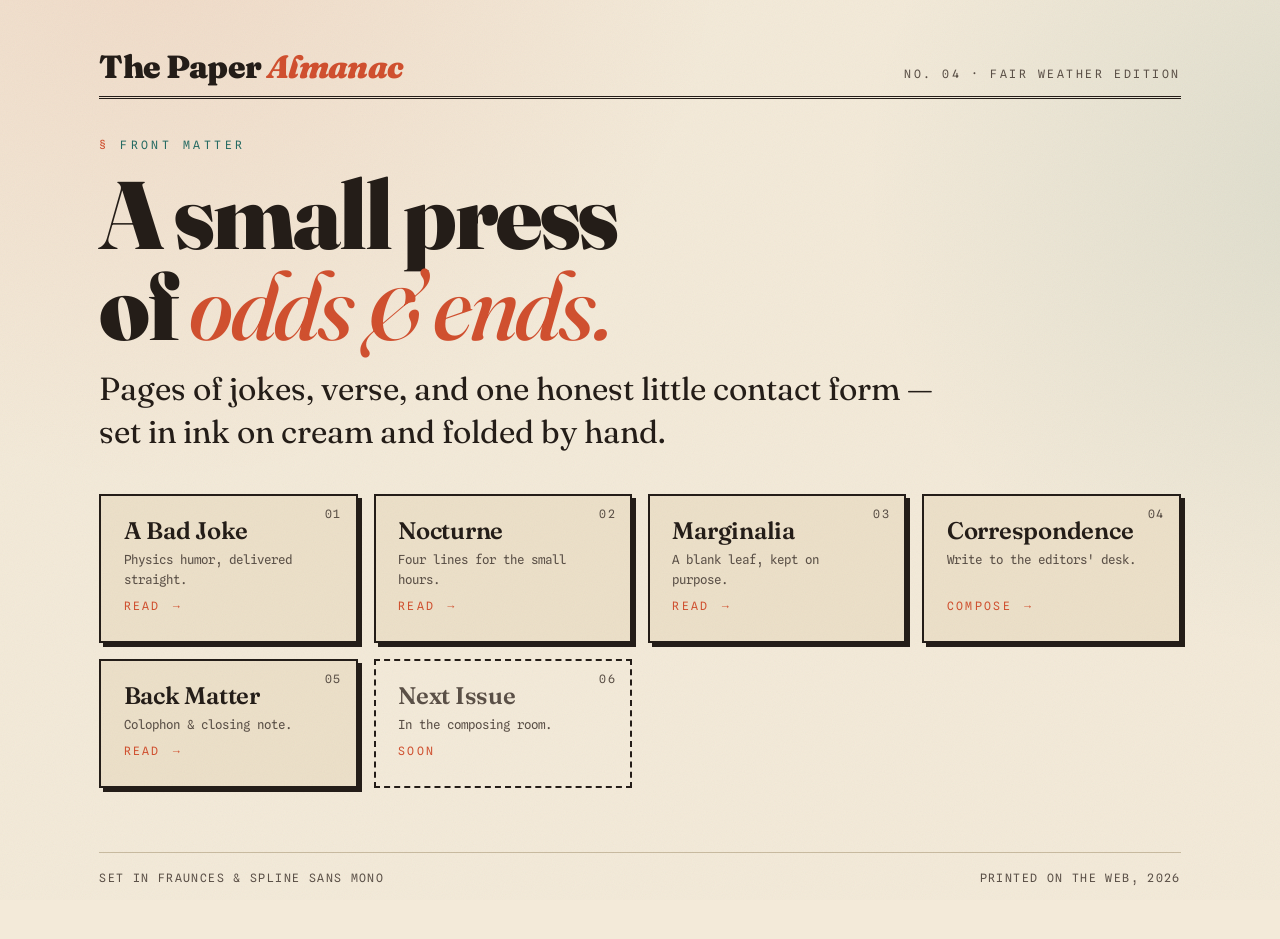
<file: index.html>
<!doctype html>
<html lang="en">
  <head>
    <meta charset="utf-8" />
    <meta name="viewport" content="width=device-width, initial-scale=1.0" />
    <title>The Paper Almanac — Index</title>
    <link rel="stylesheet" href="theme.css" />
  </head>
  <body class="almanac">
    <main class="sheet">
      <header class="masthead reveal">
        <a href="index.html" class="masthead__mark">The&nbsp;Paper&nbsp;<em>Almanac</em></a>
        <span class="masthead__meta">No. 04 &middot; Fair Weather Edition</span>
      </header>

      <span class="kicker reveal" style="animation-delay: 0.05s">Front Matter</span>
      <h1 class="display reveal" style="animation-delay: 0.1s">
        A small press<br />of <span class="ital">odds &amp; ends.</span>
      </h1>
      <p class="lede reveal" style="animation-delay: 0.15s">
        Pages of jokes, verse, and one honest little contact form —
        set in ink on cream and folded by hand.
      </p>

      <nav class="directory" style="counter-reset: dir">
        <a href="first.html" class="entry reveal" style="counter-increment: dir; animation-delay: 0.22s">
          <span class="entry__title">A Bad Joke</span>
          <span class="entry__desc">Physics humor, delivered straight.</span>
          <span class="entry__go">Read <span class="arrow">&rarr;</span></span>
        </a>
        <a href="second.html" class="entry reveal" style="counter-increment: dir; animation-delay: 0.29s">
          <span class="entry__title">Nocturne</span>
          <span class="entry__desc">Four lines for the small hours.</span>
          <span class="entry__go">Read <span class="arrow">&rarr;</span></span>
        </a>
        <a href="third.html" class="entry reveal" style="counter-increment: dir; animation-delay: 0.36s">
          <span class="entry__title">Marginalia</span>
          <span class="entry__desc">A blank leaf, kept on purpose.</span>
          <span class="entry__go">Read <span class="arrow">&rarr;</span></span>
        </a>
        <a href="form.html" class="entry reveal" style="counter-increment: dir; animation-delay: 0.43s">
          <span class="entry__title">Correspondence</span>
          <span class="entry__desc">Write to the editors' desk.</span>
          <span class="entry__go">Compose <span class="arrow">&rarr;</span></span>
        </a>
        <a href="fourth.html" class="entry reveal" style="counter-increment: dir; animation-delay: 0.5s">
          <span class="entry__title">Back Matter</span>
          <span class="entry__desc">Colophon &amp; closing note.</span>
          <span class="entry__go">Read <span class="arrow">&rarr;</span></span>
        </a>
        <span class="entry entry--soon reveal" style="counter-increment: dir; animation-delay: 0.57s">
          <span class="entry__title">Next Issue</span>
          <span class="entry__desc">In the composing room.</span>
          <span class="entry__go">Soon</span>
        </span>
      </nav>

      <footer class="colophon">
        <span>Set in Fraunces &amp; Spline Sans Mono</span>
        <span>Printed on the web, 2026</span>
      </footer>
    </main>
  </body>
</html>
</file>
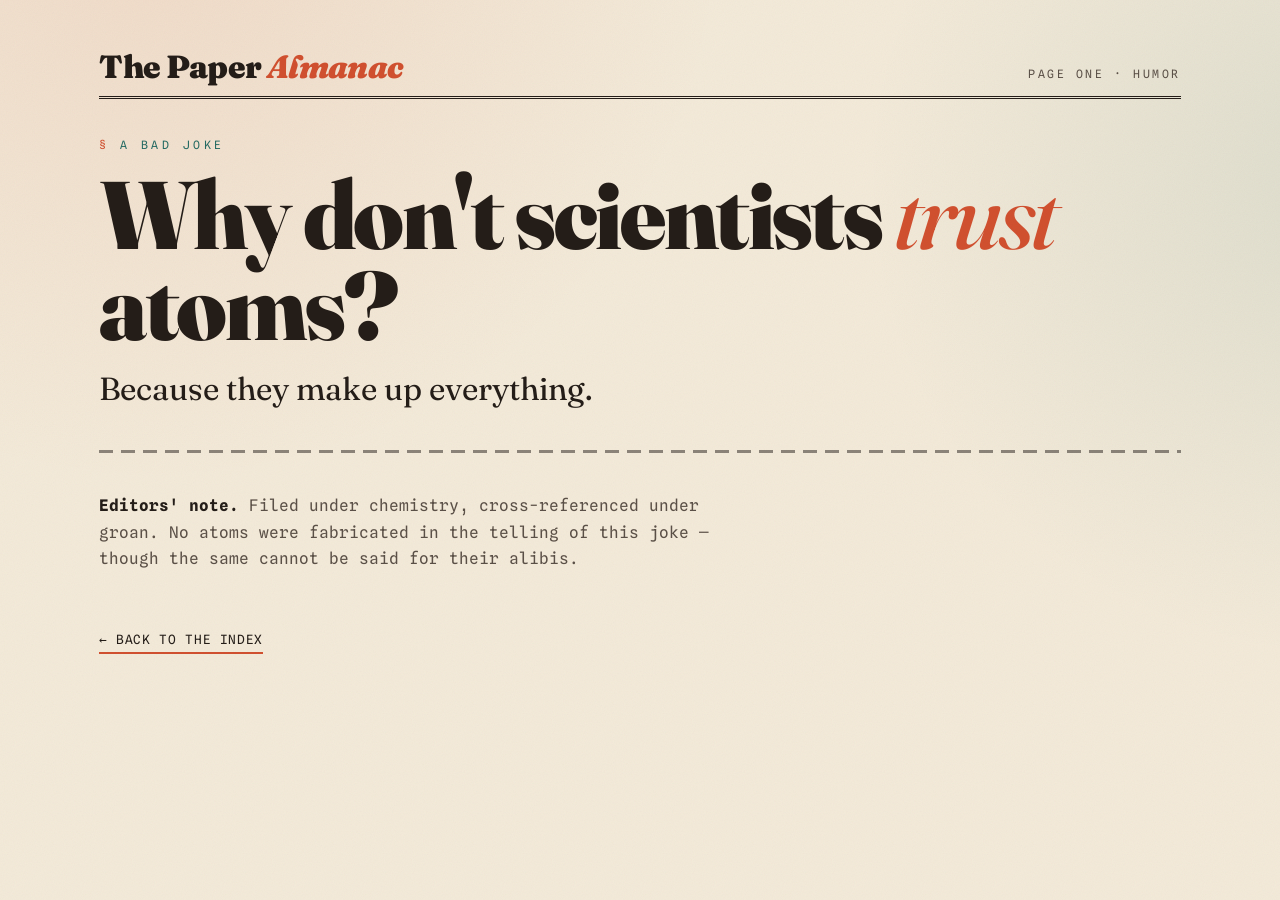
<file: first.html>
<!doctype html>
<html lang="en">
  <head>
    <meta charset="utf-8" />
    <meta name="viewport" content="width=device-width, initial-scale=1.0" />
    <title>A Bad Joke — The Paper Almanac</title>
    <link rel="stylesheet" href="theme.css" />
  </head>
  <body class="almanac">
    <main class="sheet">
      <header class="masthead reveal">
        <a href="index.html" class="masthead__mark">The&nbsp;Paper&nbsp;<em>Almanac</em></a>
        <span class="masthead__meta">Page One &middot; Humor</span>
      </header>

      <span class="kicker reveal" style="animation-delay: 0.05s">A Bad Joke</span>
      <h1 class="display reveal" style="animation-delay: 0.1s">
        Why don't scientists <span class="ital">trust</span> atoms?
      </h1>
      <p class="lede reveal" style="animation-delay: 0.18s">
        Because they make up everything.
      </p>

      <hr class="rule" />
      <p class="prose reveal" style="animation-delay: 0.24s">
        <strong>Editors' note.</strong> Filed under chemistry, cross-referenced
        under groan. No atoms were fabricated in the telling of this joke —
        though the same cannot be said for their alibis.
      </p>

      <a href="index.html" class="backlink">&larr; Back to the index</a>
    </main>
  </body>
</html>
</file>
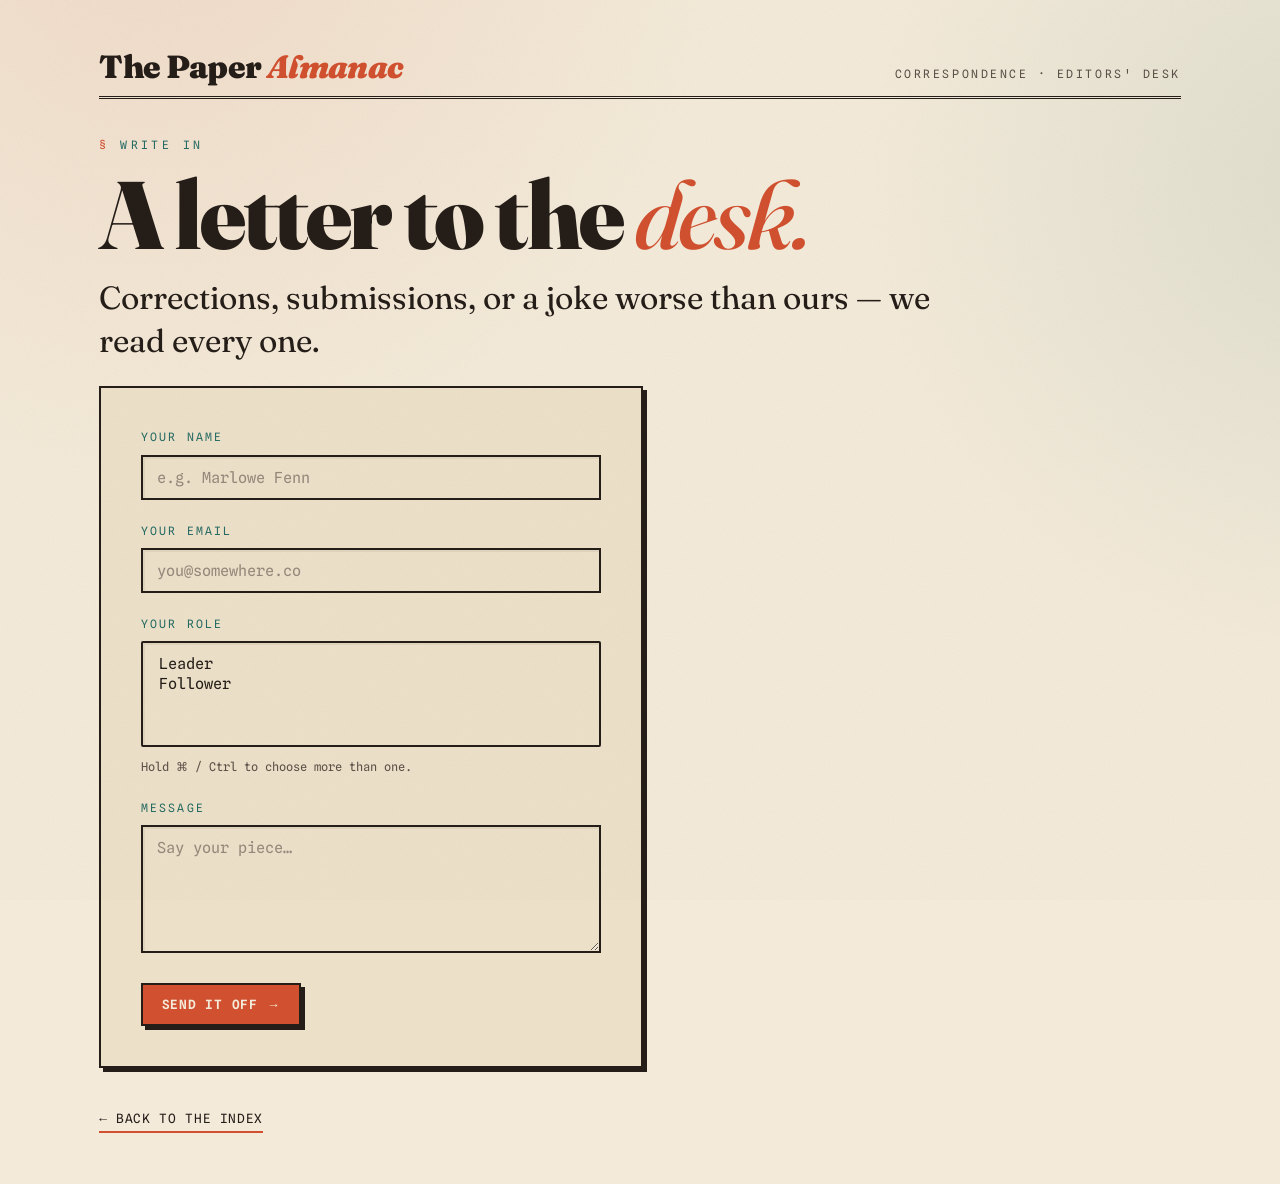
<file: form.html>
<!doctype html>
<html lang="en">
  <head>
    <meta charset="utf-8" />
    <meta name="viewport" content="width=device-width, initial-scale=1.0" />
    <title>Correspondence — The Paper Almanac</title>
    <link rel="stylesheet" href="theme.css" />
  </head>
  <body class="almanac">
    <main class="sheet">
      <header class="masthead reveal">
        <a href="index.html" class="masthead__mark">The&nbsp;Paper&nbsp;<em>Almanac</em></a>
        <span class="masthead__meta">Correspondence &middot; Editors' Desk</span>
      </header>

      <span class="kicker reveal" style="animation-delay: 0.05s">Write In</span>
      <h1 class="display reveal" style="animation-delay: 0.1s">
        A letter to the <span class="ital">desk.</span>
      </h1>
      <p class="lede reveal" style="animation-delay: 0.18s">
        Corrections, submissions, or a joke worse than ours — we read every one.
      </p>

      <div class="form-card reveal" style="animation-delay: 0.24s">
        <form name="contact" method="POST" data-netlify="true">
          <div class="field">
            <label class="field__label" for="name">Your Name</label>
            <input id="name" type="text" name="name" class="field__input" placeholder="e.g. Marlowe Fenn" />
          </div>
          <div class="field">
            <label class="field__label" for="email">Your Email</label>
            <input id="email" type="email" name="email" class="field__input" placeholder="you@somewhere.co" />
          </div>
          <div class="field">
            <label class="field__label" for="role">Your Role</label>
            <select id="role" name="role[]" multiple class="field__select">
              <option value="leader">Leader</option>
              <option value="follower">Follower</option>
            </select>
            <p class="hint">Hold &#8984; / Ctrl to choose more than one.</p>
          </div>
          <div class="field">
            <label class="field__label" for="message">Message</label>
            <textarea id="message" name="message" class="field__area" placeholder="Say your piece&hellip;"></textarea>
          </div>
          <button type="submit" class="ink-btn ink-btn--red">Send it off <span class="arrow">&rarr;</span></button>
        </form>
      </div>

      <a href="index.html" class="backlink">&larr; Back to the index</a>
    </main>
  </body>
</html>
</file>
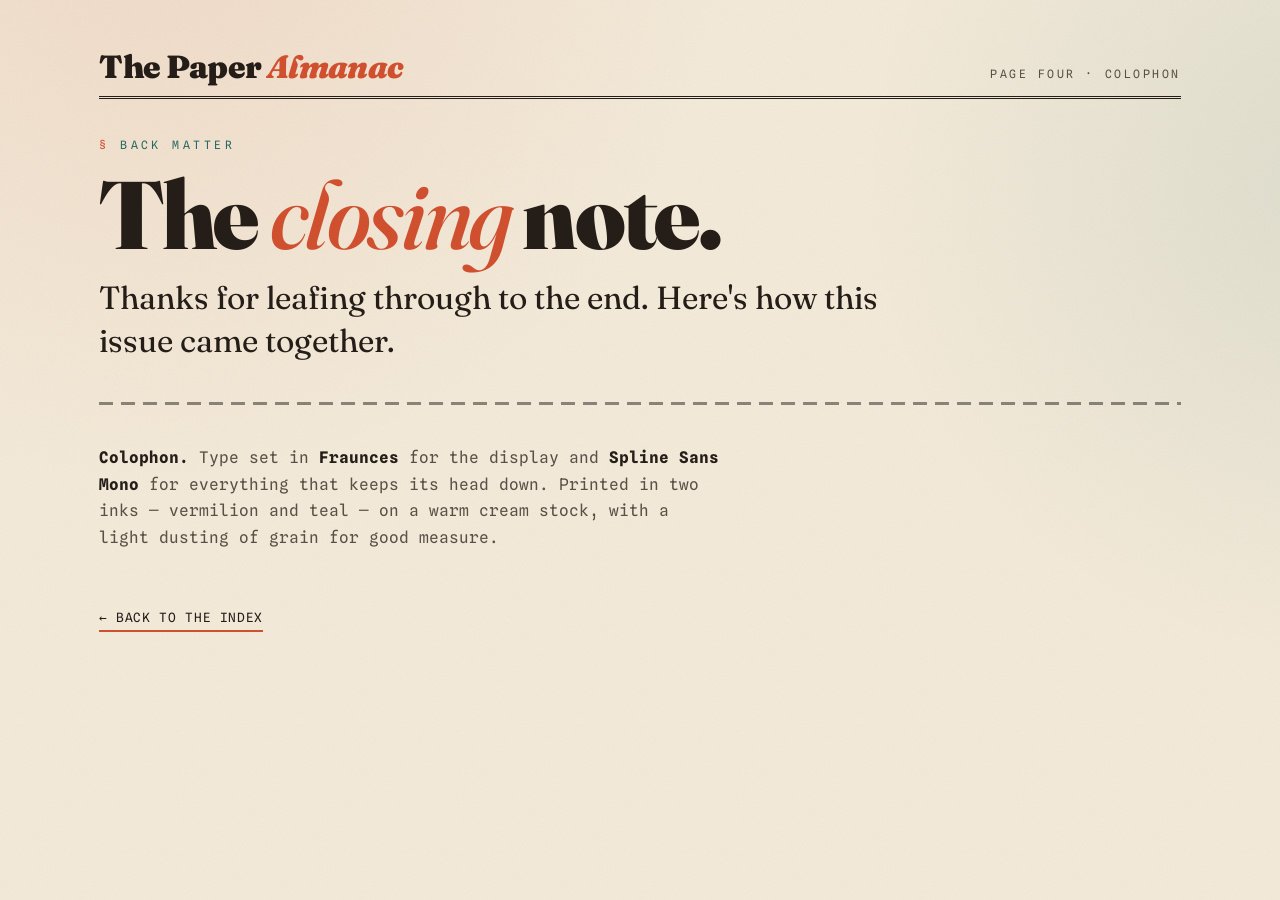
<file: fourth.html>
<!doctype html>
<html lang="en">
  <head>
    <meta charset="utf-8" />
    <meta name="viewport" content="width=device-width, initial-scale=1.0" />
    <title>Back Matter — The Paper Almanac</title>
    <link rel="stylesheet" href="theme.css" />
  </head>
  <body class="almanac">
    <main class="sheet">
      <header class="masthead reveal">
        <a href="index.html" class="masthead__mark">The&nbsp;Paper&nbsp;<em>Almanac</em></a>
        <span class="masthead__meta">Page Four &middot; Colophon</span>
      </header>

      <span class="kicker reveal" style="animation-delay: 0.05s">Back Matter</span>
      <h1 class="display reveal" style="animation-delay: 0.1s">
        The <span class="ital">closing</span> note.
      </h1>
      <p class="lede reveal" style="animation-delay: 0.18s">
        Thanks for leafing through to the end. Here's how this issue came
        together.
      </p>

      <hr class="rule" />
      <p class="prose reveal" style="animation-delay: 0.24s">
        <strong>Colophon.</strong> Type set in <strong>Fraunces</strong> for the
        display and <strong>Spline Sans Mono</strong> for everything that keeps
        its head down. Printed in two inks — vermilion and teal — on a warm
        cream stock, with a light dusting of grain for good measure.
      </p>

      <a href="index.html" class="backlink">&larr; Back to the index</a>
    </main>
  </body>
</html>
</file>
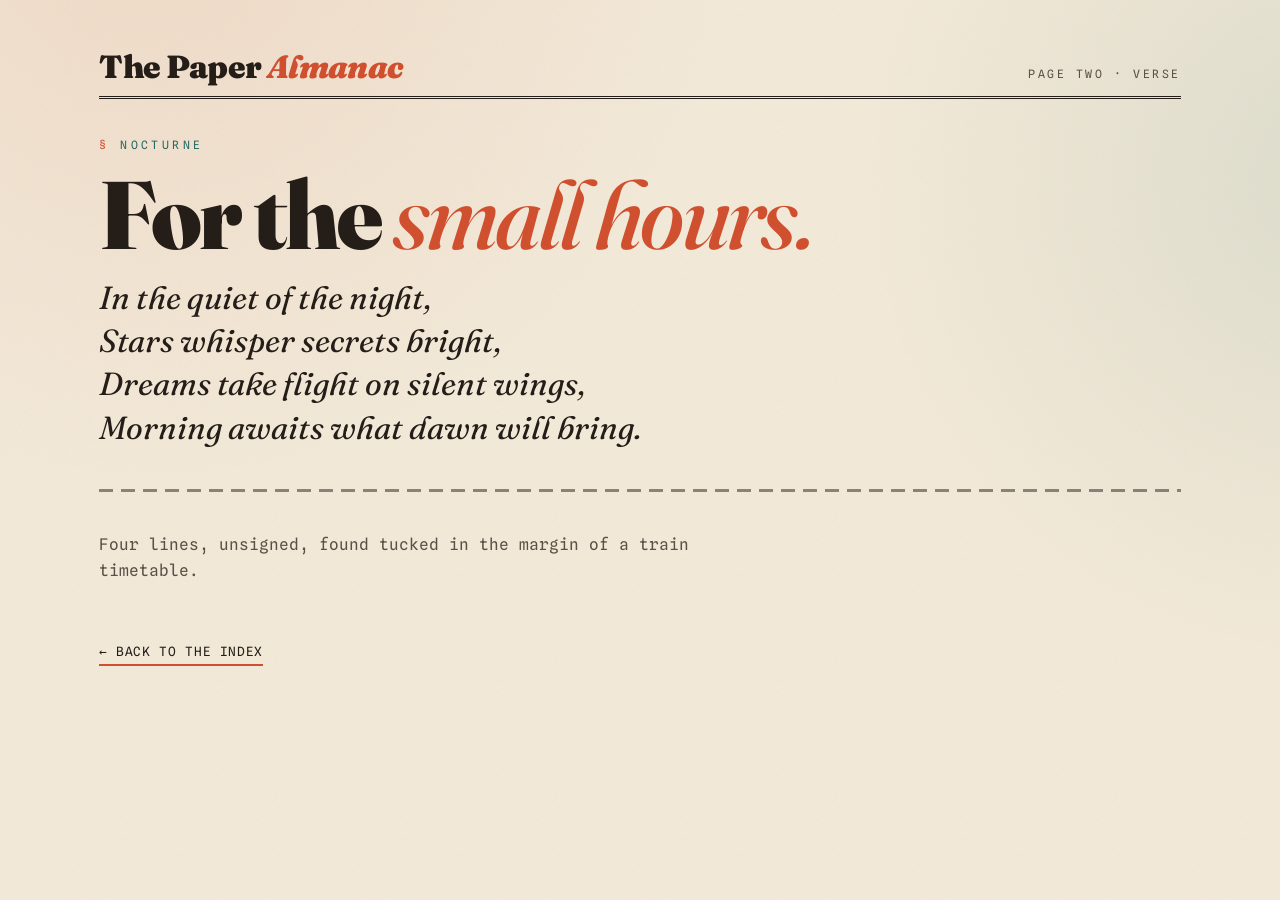
<file: second.html>
<!doctype html>
<html lang="en">
  <head>
    <meta charset="utf-8" />
    <meta name="viewport" content="width=device-width, initial-scale=1.0" />
    <title>Nocturne — The Paper Almanac</title>
    <link rel="stylesheet" href="theme.css" />
  </head>
  <body class="almanac">
    <main class="sheet">
      <header class="masthead reveal">
        <a href="index.html" class="masthead__mark">The&nbsp;Paper&nbsp;<em>Almanac</em></a>
        <span class="masthead__meta">Page Two &middot; Verse</span>
      </header>

      <span class="kicker reveal" style="animation-delay: 0.05s">Nocturne</span>
      <h1 class="display reveal" style="animation-delay: 0.1s">
        For the <span class="ital">small hours.</span>
      </h1>

      <p class="lede lede--verse reveal" style="animation-delay: 0.2s">
        In the quiet of the night,<br />
        Stars whisper secrets bright,<br />
        Dreams take flight on silent wings,<br />
        Morning awaits what dawn will bring.
      </p>

      <hr class="rule" />
      <p class="prose reveal" style="animation-delay: 0.26s">
        Four lines, unsigned, found tucked in the margin of a train timetable.
      </p>

      <a href="index.html" class="backlink">&larr; Back to the index</a>
    </main>
  </body>
</html>
</file>
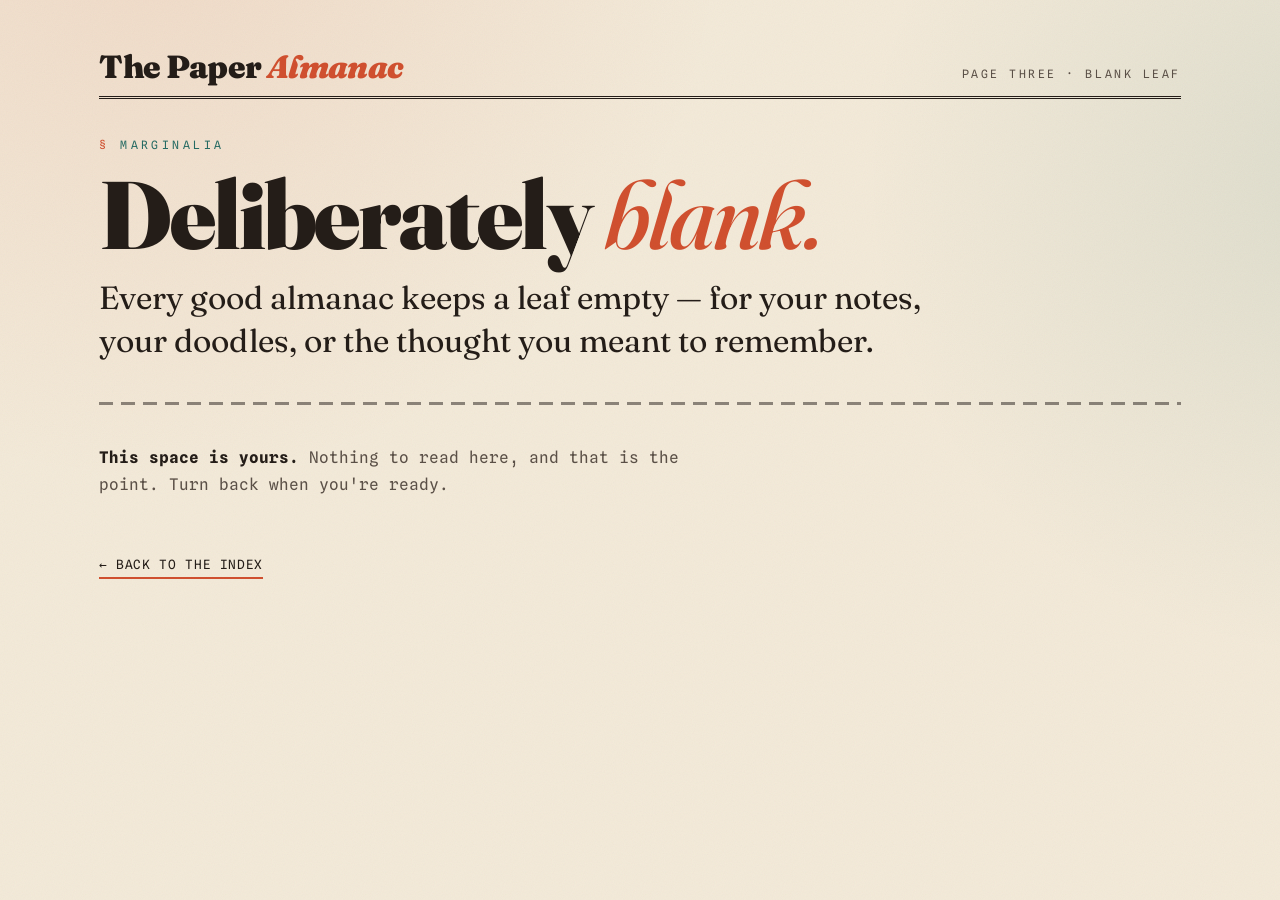
<file: third.html>
<!doctype html>
<html lang="en">
  <head>
    <meta charset="utf-8" />
    <meta name="viewport" content="width=device-width, initial-scale=1.0" />
    <title>Marginalia — The Paper Almanac</title>
    <link rel="stylesheet" href="theme.css" />
  </head>
  <body class="almanac">
    <main class="sheet">
      <header class="masthead reveal">
        <a href="index.html" class="masthead__mark">The&nbsp;Paper&nbsp;<em>Almanac</em></a>
        <span class="masthead__meta">Page Three &middot; Blank Leaf</span>
      </header>

      <span class="kicker reveal" style="animation-delay: 0.05s">Marginalia</span>
      <h1 class="display reveal" style="animation-delay: 0.1s">
        Deliberately <span class="ital">blank.</span>
      </h1>
      <p class="lede reveal" style="animation-delay: 0.18s">
        Every good almanac keeps a leaf empty — for your notes, your doodles,
        or the thought you meant to remember.
      </p>

      <hr class="rule" />
      <p class="prose reveal" style="animation-delay: 0.24s">
        <strong>This space is yours.</strong> Nothing to read here, and that is
        the point. Turn back when you're ready.
      </p>

      <a href="index.html" class="backlink">&larr; Back to the index</a>
    </main>
  </body>
</html>
</file>
<file: theme.css>
/* ============================================================
   The Paper Almanac — a warm editorial risograph theme
   Shared across every page. One palette, two typefaces.
   ============================================================ */

@import url('https://fonts.googleapis.com/css2?family=Fraunces:ital,opsz,wght@0,9..144,400;0,9..144,600;0,9..144,900;1,9..144,500&family=Spline+Sans+Mono:wght@400;500;600&display=swap');

:root {
  --paper:        #f3ead9;   /* printed cream stock            */
  --paper-deep:   #ece0c9;   /* card / panel warmth            */
  --ink:          #241d18;   /* near-black warm ink            */
  --ink-soft:     #5b5047;   /* muted body ink                 */
  --vermilion:    #d1502f;   /* riso red-orange accent         */
  --vermilion-dk: #b23e21;
  --teal:         #256b63;   /* riso teal secondary            */
  --teal-dk:      #1c534d;
  --line:         #c9bba0;   /* hairline rules                 */

  --display: 'Fraunces', Georgia, serif;
  --mono:    'Spline Sans Mono', ui-monospace, monospace;

  --shadow-print: 4px 4px 0 var(--ink);
}

/* ---- Base ------------------------------------------------- */
* { box-sizing: border-box; }

html { scroll-behavior: smooth; }

body.almanac {
  margin: 0;
  min-height: 100vh;
  background-color: var(--paper);
  color: var(--ink);
  font-family: var(--mono);
  font-size: 16px;
  line-height: 1.65;
  -webkit-font-smoothing: antialiased;
  position: relative;
  /* layered riso texture: two soft ink blooms + a paper wash */
  background-image:
    radial-gradient(60rem 60rem at 12% -10%, rgba(209, 80, 47, 0.10), transparent 60%),
    radial-gradient(50rem 50rem at 105% 20%, rgba(37, 107, 99, 0.10), transparent 60%),
    linear-gradient(var(--paper), var(--paper));
  background-attachment: fixed;
}

/* fixed grain overlay — never on a scrolling container */
body.almanac::after {
  content: "";
  position: fixed;
  inset: 0;
  pointer-events: none;
  z-index: 9999;
  opacity: 0.055;
  mix-blend-mode: multiply;
  background-image: url("data:image/svg+xml,%3Csvg xmlns='http://www.w3.org/2000/svg' width='140' height='140'%3E%3Cfilter id='n'%3E%3CfeTurbulence type='fractalNoise' baseFrequency='0.9' numOctaves='2' stitchTiles='stitch'/%3E%3C/filter%3E%3Crect width='100%25' height='100%25' filter='url(%23n)'/%3E%3C/svg%3E");
}

/* ---- Layout shell ---------------------------------------- */
.sheet {
  max-width: 74rem;
  margin: 0 auto;
  padding: clamp(1.5rem, 4vw, 3.5rem);
  position: relative;
  z-index: 1;
}

/* Masthead — the almanac banner */
.masthead {
  display: flex;
  align-items: baseline;
  justify-content: space-between;
  gap: 1rem;
  padding-bottom: 0.75rem;
  border-bottom: 3px double var(--ink);
  margin-bottom: 2rem;
  flex-wrap: wrap;
}
.masthead__mark {
  font-family: var(--display);
  font-weight: 900;
  font-size: clamp(1.4rem, 3vw, 2rem);
  letter-spacing: -0.02em;
  line-height: 1;
  text-decoration: none;
  color: var(--ink);
}
.masthead__mark em {
  font-style: italic;
  color: var(--vermilion);
}
.masthead__meta {
  font-family: var(--mono);
  font-size: 0.72rem;
  text-transform: uppercase;
  letter-spacing: 0.22em;
  color: var(--ink-soft);
}

/* small caps kicker */
.kicker {
  display: inline-block;
  font-family: var(--mono);
  font-size: 0.72rem;
  letter-spacing: 0.3em;
  text-transform: uppercase;
  color: var(--teal);
  margin-bottom: 0.85rem;
}
.kicker::before { content: "§ "; color: var(--vermilion); }

/* ---- Typography ------------------------------------------ */
.display {
  font-family: var(--display);
  font-weight: 900;
  line-height: 0.95;
  letter-spacing: -0.025em;
  font-size: clamp(2.75rem, 9vw, 6rem);
  margin: 0 0 1rem;
}
.display .ital { font-style: italic; font-weight: 500; color: var(--vermilion); }

.lede {
  font-family: var(--display);
  font-weight: 400;
  font-size: clamp(1.35rem, 3vw, 2rem);
  line-height: 1.35;
  max-width: 40ch;
  color: var(--ink);
  margin: 0 0 1.5rem;
}
.lede--verse { font-style: italic; }

.prose { max-width: 62ch; color: var(--ink-soft); }
.prose strong { color: var(--ink); }

/* Decorative pull-rule */
.rule {
  border: none;
  height: 3px;
  background:
    repeating-linear-gradient(90deg, var(--ink) 0 14px, transparent 14px 22px);
  margin: 2.5rem 0;
  opacity: 0.5;
}

/* ---- Buttons (ink-block / letterpress) ------------------- */
.ink-btn {
  --btn-bg: var(--ink);
  --btn-fg: var(--paper);
  display: inline-flex;
  align-items: center;
  gap: 0.55rem;
  font-family: var(--mono);
  font-weight: 600;
  font-size: 0.8rem;
  letter-spacing: 0.06em;
  text-transform: uppercase;
  text-decoration: none;
  padding: 0.7rem 1.15rem;
  color: var(--btn-fg);
  background: var(--btn-bg);
  border: 2px solid var(--ink);
  box-shadow: var(--shadow-print);
  transition: transform 0.12s ease, box-shadow 0.12s ease, background 0.12s ease;
  cursor: pointer;
}
.ink-btn:hover  { transform: translate(-2px, -2px); box-shadow: 6px 6px 0 var(--ink); }
.ink-btn:active { transform: translate(2px, 2px);   box-shadow: 1px 1px 0 var(--ink); }
.ink-btn:focus-visible { outline: 3px solid var(--teal); outline-offset: 3px; }

.ink-btn--red  { --btn-bg: var(--vermilion); --btn-fg: var(--paper); }
.ink-btn--teal { --btn-bg: var(--teal);      --btn-fg: var(--paper); }
.ink-btn--ghost {
  --btn-bg: transparent; --btn-fg: var(--ink);
  box-shadow: 3px 3px 0 var(--line);
}
.ink-btn--ghost:hover { box-shadow: 5px 5px 0 var(--line); }
.ink-btn .arrow { font-family: var(--display); font-style: italic; }

/* back link */
.backlink {
  display: inline-flex;
  align-items: center;
  gap: 0.5rem;
  margin-top: 2.5rem;
  font-family: var(--mono);
  font-size: 0.8rem;
  letter-spacing: 0.05em;
  text-transform: uppercase;
  color: var(--ink);
  text-decoration: none;
  border-bottom: 2px solid var(--vermilion);
  padding-bottom: 2px;
  transition: color 0.15s ease, gap 0.15s ease;
}
.backlink:hover { color: var(--vermilion); gap: 0.85rem; }

/* ---- Index directory grid -------------------------------- */
.directory {
  display: grid;
  grid-template-columns: repeat(auto-fill, minmax(15.5rem, 1fr));
  gap: 1rem;
  margin-top: 2.5rem;
}
.entry {
  position: relative;
  display: flex;
  flex-direction: column;
  gap: 0.4rem;
  padding: 1.4rem 1.4rem 1.55rem;
  background: var(--paper-deep);
  border: 2px solid var(--ink);
  text-decoration: none;
  color: var(--ink);
  box-shadow: var(--shadow-print);
  transition: transform 0.14s ease, box-shadow 0.14s ease;
  overflow: hidden;
}
.entry::before {
  content: counter(dir, decimal-leading-zero);
  position: absolute;
  top: 0.6rem; right: 0.85rem;
  font-family: var(--mono);
  font-size: 0.72rem;
  letter-spacing: 0.15em;
  color: var(--ink-soft);
}
.entry__title {
  font-family: var(--display);
  font-weight: 600;
  font-size: 1.5rem;
  line-height: 1.05;
  letter-spacing: -0.01em;
}
.entry__desc {
  font-family: var(--mono);
  font-size: 0.78rem;
  color: var(--ink-soft);
}
.entry__go {
  margin-top: auto;
  font-family: var(--mono);
  font-size: 0.72rem;
  letter-spacing: 0.2em;
  text-transform: uppercase;
  color: var(--vermilion);
}
.entry:hover  { transform: translate(-3px, -3px); box-shadow: 7px 7px 0 var(--ink); }
.entry:hover .entry__go .arrow { margin-left: 0.4rem; }
.entry .arrow { font-family: var(--display); font-style: italic; transition: margin 0.14s ease; }

/* accent stripe on hover */
.entry::after {
  content: "";
  position: absolute;
  left: 0; bottom: 0;
  width: 100%; height: 5px;
  background: var(--teal);
  transform: scaleX(0);
  transform-origin: left;
  transition: transform 0.2s ease;
}
.entry:hover::after { transform: scaleX(1); }
.entry--soon {
  background: transparent;
  border-style: dashed;
  box-shadow: none;
  cursor: default;
}
.entry--soon:hover { transform: none; box-shadow: none; }
.entry--soon:hover::after { transform: scaleX(0); }
.entry--soon .entry__title { color: var(--ink-soft); }

/* stagger reveal on load */
@keyframes rise {
  from { opacity: 0; transform: translateY(14px); }
  to   { opacity: 1; transform: translateY(0); }
}
.reveal { animation: rise 0.6s cubic-bezier(0.2, 0.7, 0.2, 1) backwards; }

/* ---- Form -------------------------------------------------*/
.field { margin-bottom: 1.35rem; }
.field__label {
  display: block;
  font-family: var(--mono);
  font-size: 0.72rem;
  letter-spacing: 0.18em;
  text-transform: uppercase;
  color: var(--teal);
  margin-bottom: 0.45rem;
}
.field__input,
.field__select,
.field__area {
  width: 100%;
  font-family: var(--mono);
  font-size: 0.95rem;
  color: var(--ink);
  background: var(--paper-deep);
  border: 2px solid var(--ink);
  padding: 0.7rem 0.85rem;
  box-shadow: inset 2px 2px 0 rgba(36, 29, 24, 0.06);
  transition: box-shadow 0.14s ease, border-color 0.14s ease;
}
.field__area { min-height: 8rem; resize: vertical; }
.field__input:focus,
.field__select:focus,
.field__area:focus {
  outline: none;
  border-color: var(--vermilion);
  box-shadow: 3px 3px 0 var(--vermilion);
}
.field__input::placeholder,
.field__area::placeholder { color: var(--ink-soft); opacity: 0.6; }

.form-card {
  background: var(--paper-deep);
  border: 2px solid var(--ink);
  box-shadow: var(--shadow-print);
  padding: clamp(1.5rem, 4vw, 2.5rem);
  max-width: 34rem;
}

.hint { font-family: var(--mono); font-size: 0.75rem; color: var(--ink-soft); margin-top: 0.35rem; }

/* ---- Footer ---------------------------------------------- */
.colophon {
  margin-top: 4rem;
  padding-top: 1rem;
  border-top: 1px solid var(--line);
  display: flex;
  justify-content: space-between;
  gap: 1rem;
  flex-wrap: wrap;
  font-family: var(--mono);
  font-size: 0.72rem;
  letter-spacing: 0.12em;
  text-transform: uppercase;
  color: var(--ink-soft);
}

/* reduced motion */
@media (prefers-reduced-motion: reduce) {
  .reveal { animation: none; }
  * { transition-duration: 0.01ms !important; }
}
</file>
